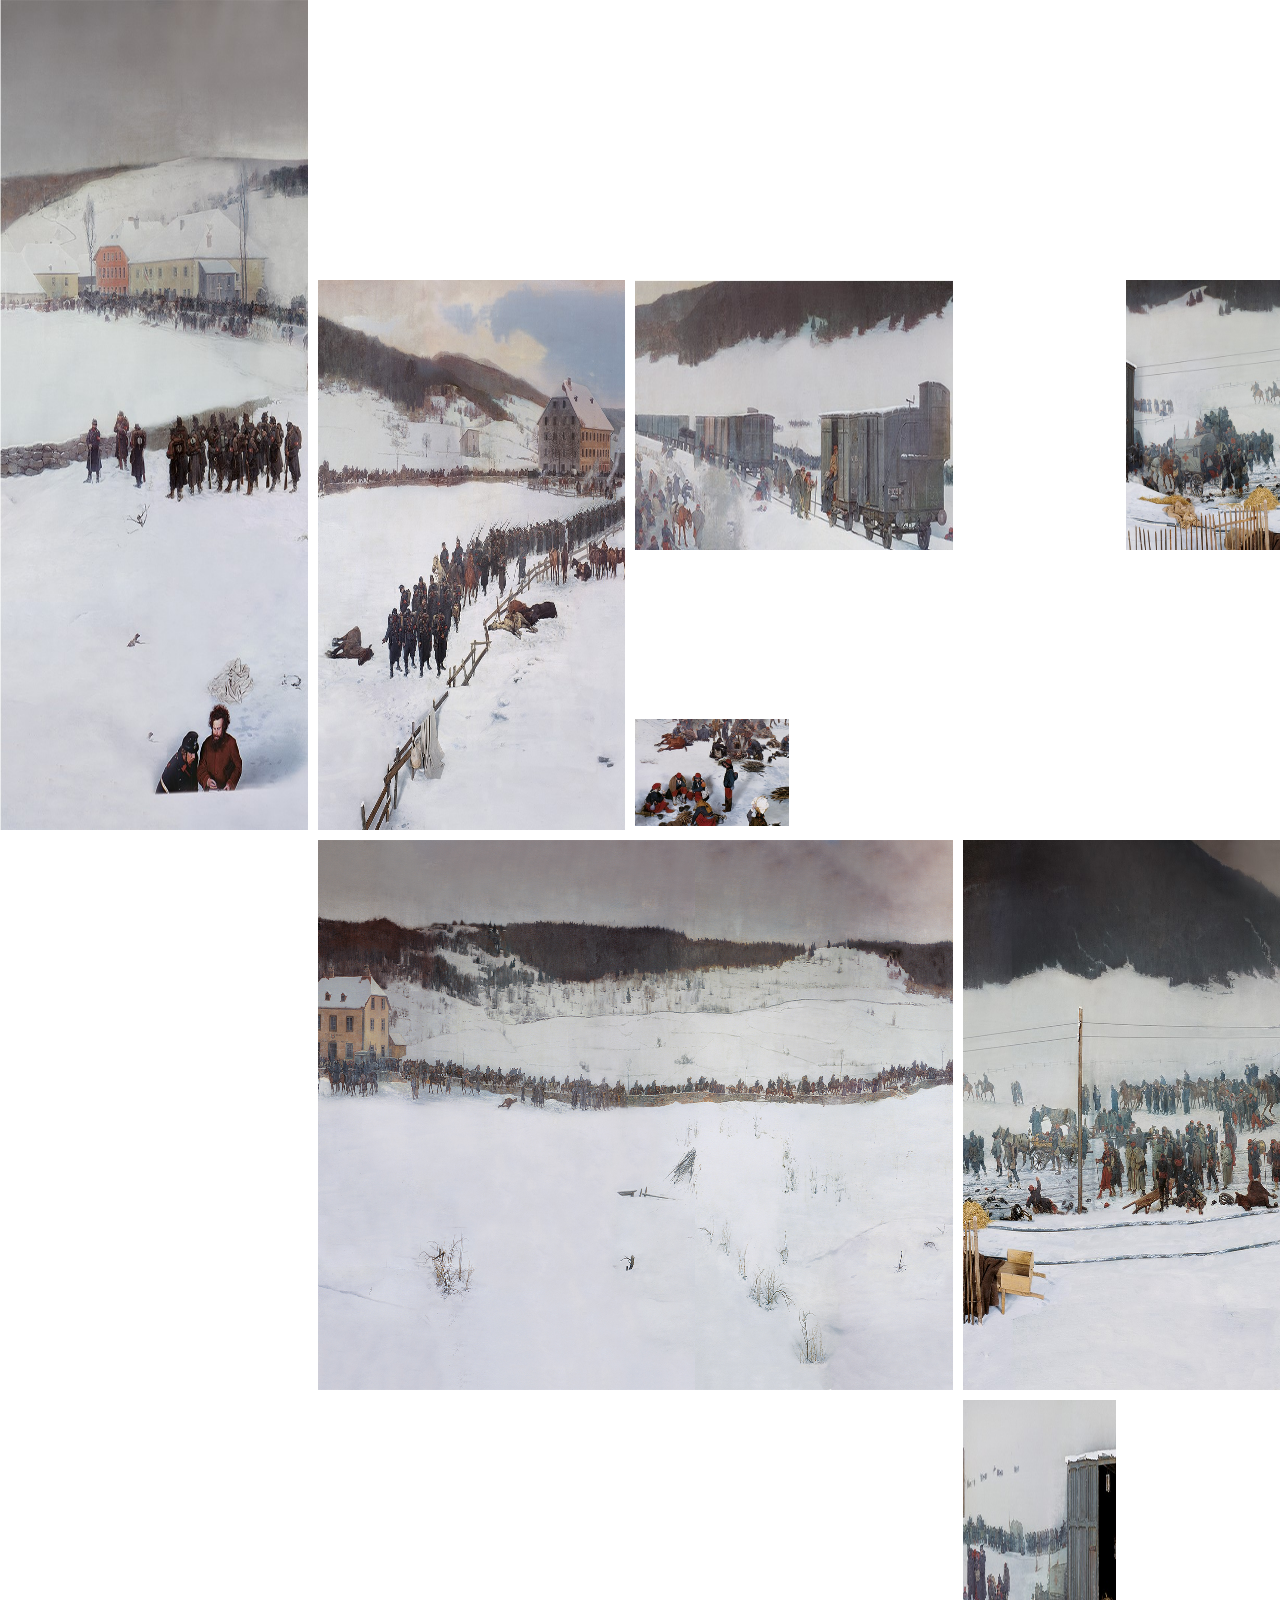
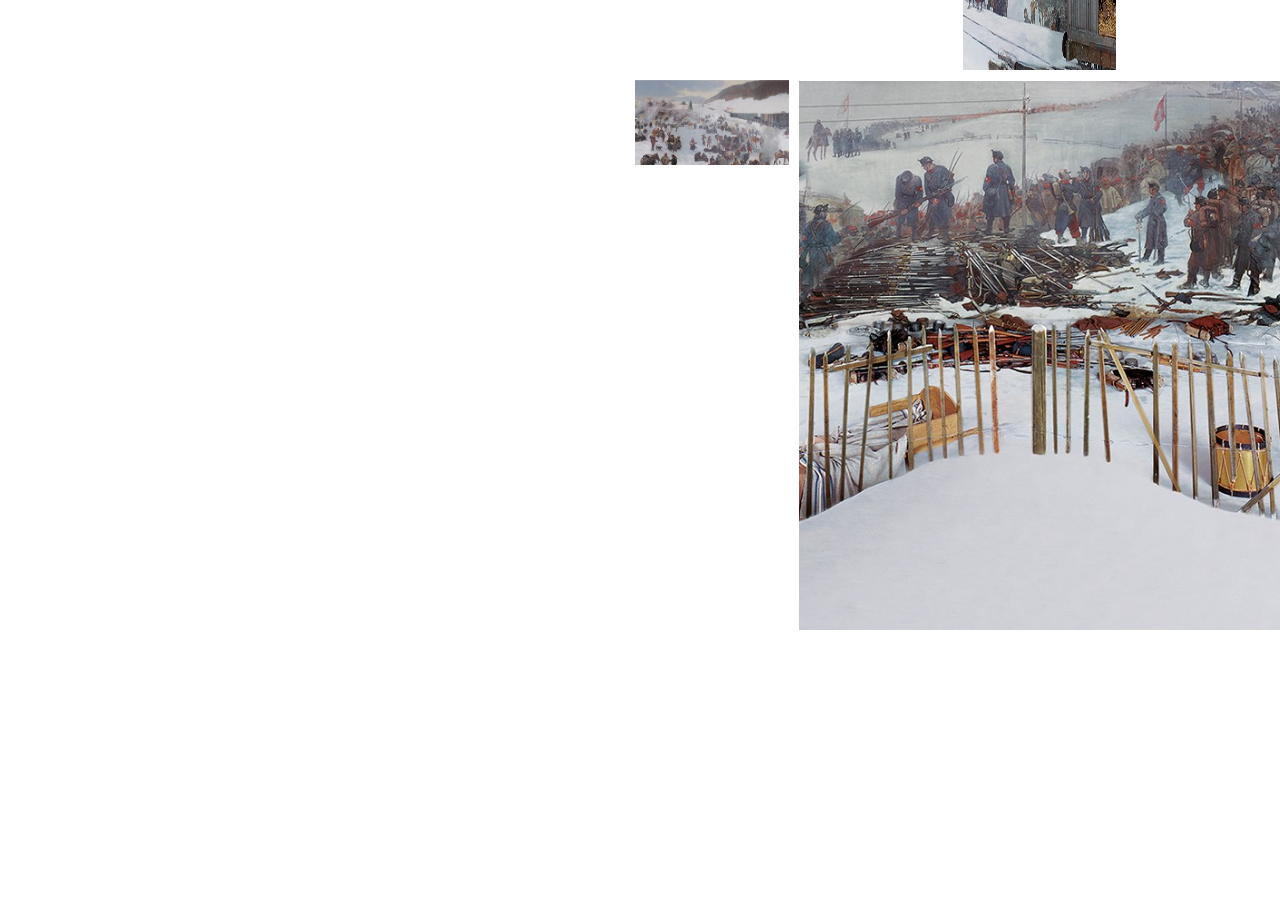
<file: index.html>
<!DOCTYPE html>
<html lang="en">
<head>
    <meta charset="UTF-8">
    <meta http-equiv="X-UA-Compatible" content="IE=edge">
    <meta name="viewport" content="width=device-width, initial-scale=1.0">
    <link rel="stylesheet" href="style.css">
    <title>Rasterübung</title>
</head>
<body>
    <div class="container">
        <div class="Desktop-Bilder0">
            <img src="/Bilder/Desktop/Unbenannt-0.jpg" alt="Desktop0" style="width: 100%;">
        </div>
        <div class="Desktop-Bilder1">
            <img src="/Bilder/Desktop/Unbenannt-1.jpg" alt="Desktop1">
        </div>
        <div class="Desktop-Bilder2">
            <img src="/Bilder/Desktop/Unbenannt-2.jpg" alt="Desktop2">
        </div>
        <div class="Desktop-Bilder3">
            <img src="/Bilder/Desktop/Unbenannt-3.jpg" alt="Desktop3">
        </div>
        <div class="Desktop-Bilder4">
            <img src="/Bilder/Desktop/Unbenannt-4.jpg" alt="Desktop4">
        </div>
        <div class="Desktop-Bilder5">
            <img src="/Bilder/Desktop/Unbenannt-5.jpg" alt="Desktop5">
        </div>
        <div class="Desktop-Bilder6">
            <img src="/Bilder/Desktop/Unbenannt-6.jpg" alt="Desktop6">
        </div>
        <div class="Desktop-Bilder7">
            <img src="/Bilder/Desktop/Unbenannt-7.jpg" alt="Desktop7">
        </div>
        <div class="Desktop-Bilder8">
            <img src="/Bilder/Desktop/Unbenannt-8.jpg" alt="Desktop8">
        </div>
        <div class="Desktop-Bilder9">
            <img src="/Bilder/Desktop/Unbenannt-9.jpg" alt="Desktop9">
        </div>
    
    </div>
</body>
</html>
</file>
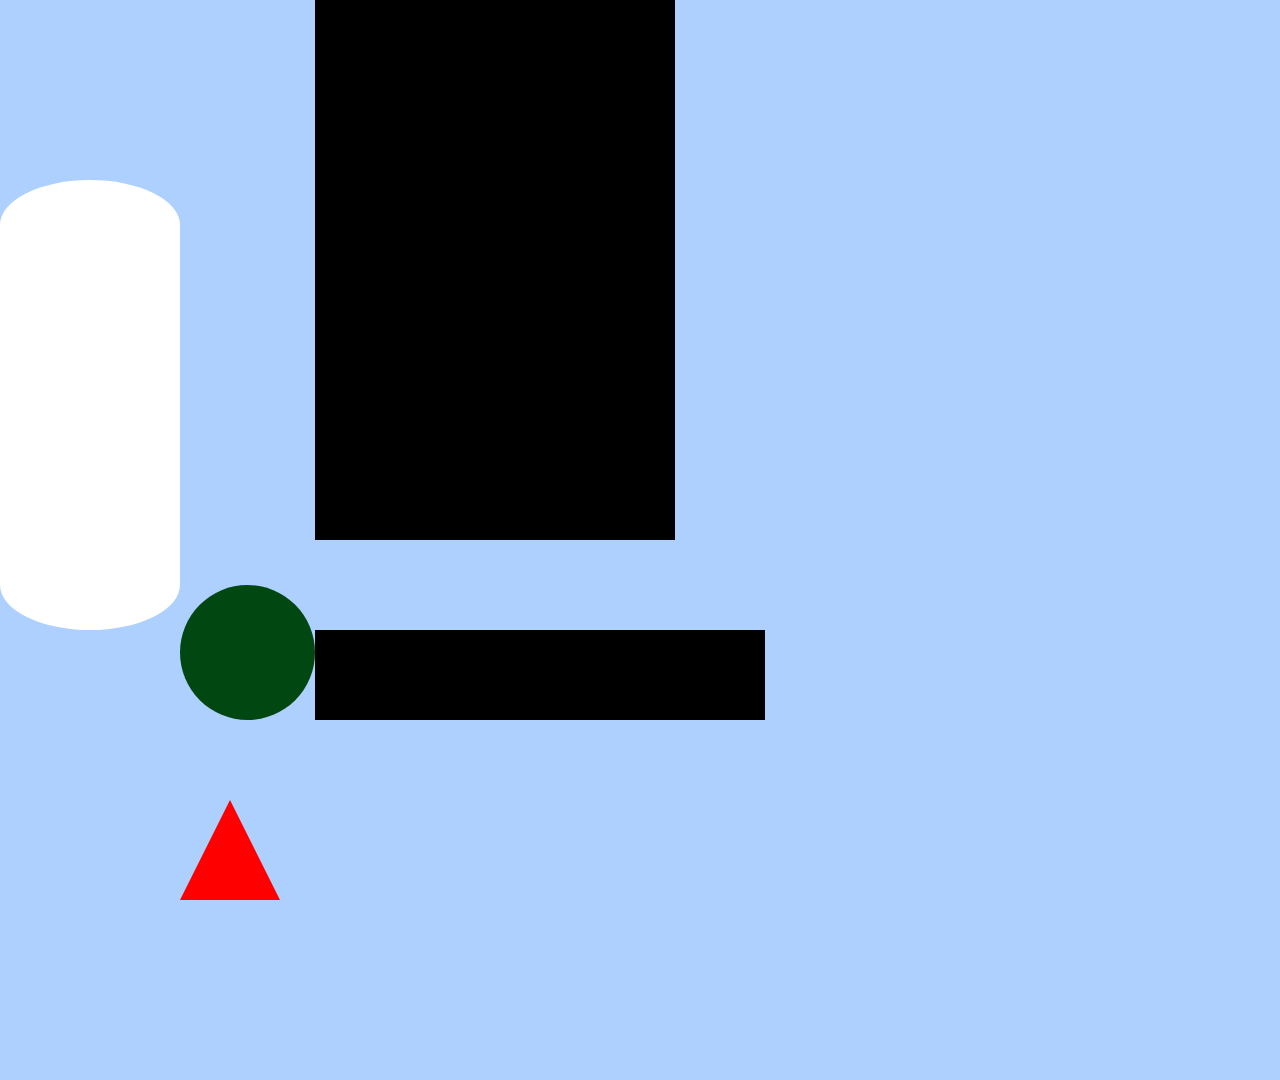
<file: Übung/index.html>
<!DOCTYPE html>
<html lang="en">
<head>
    <meta charset="UTF-8">
    <meta http-equiv="X-UA-Compatible" content="IE=edge">
    <meta name="viewport" content="width=device-width, initial-scale=1.0">
    <link rel="stylesheet" href="style.css">
    <title>Übung</title>
</head>
<body>
    <div class="item">
        <div class="Heft"></div>
        <div class="salz"></div>
        <div class="Kugel"></div>
        <div class="Handy"></div>
        <div class="Pyramide"></div>
    </div>
</body>
</html>
</file>
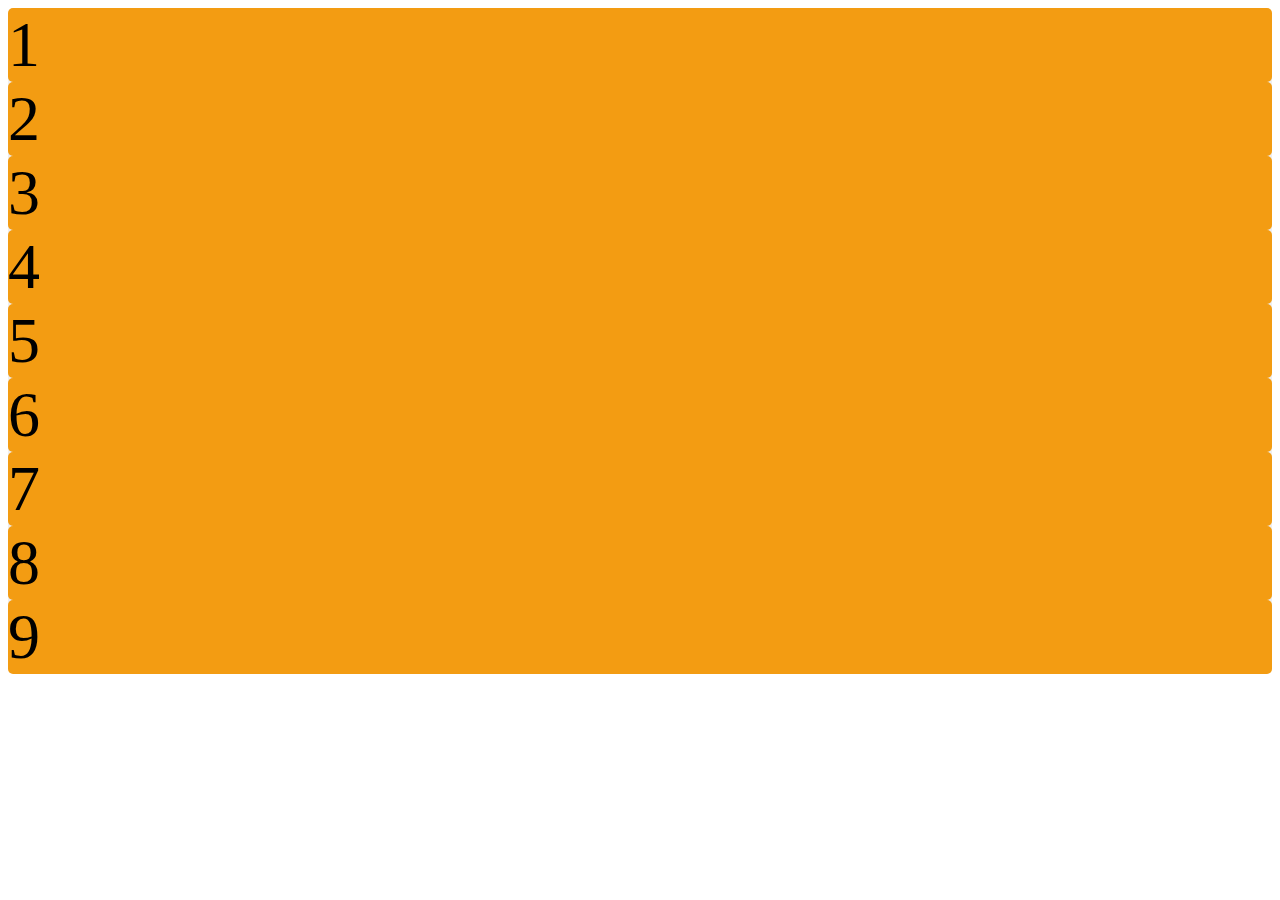
<file: Gordan-Github/Grid/index.html>
<!DOCTYPE html>
<html lang="en">

<head>
    <meta charset="UTF-8">
    <meta name="viewport" content="width=device-width, initial-scale=1.0">
    <title>Grid start</title>
    <link rel="stylesheet" type="text/css" href="./style.css">
    <script src="./main.js"></script>
</head>

<body>
    <div class="container">
        <div class="item item1">1</div>
        <div class="item item2">2</div>
        <div class="item item3">3</div>
        <div class="item item4">4</div>
        <div class="item item5">5</div>
        <div class="item item6">6</div>
        <div class="item item7">7</div>
        <div class="item item8">8</div>
        <div class="item item9">9</div>
    </div>
</body>
</html>
</file>
<file: style.css>
body {
    height: 100%;
    width: 100%;
    margin: 0;
    padding: 0;
}

.container {
    display: grid;
    grid-template-columns: 1fr 1fr 0.5fr 0.5fr 0.5fr 0.5fr;
    grid-template-rows: repeat(9, 30vh);
    grid-gap: 10px;
}

img {
    max-width: 100%;
}
.Desktop-Bilder0 img {
    height: 100%;
}
.Desktop-Bilder0 {
    grid-column-start: 1;
    grid-column-end: 2;
    grid-row-start: 1;
    grid-row-end: 4;
}
.Desktop-Bilder1 img {
    width: 1fr;
    height: 100%;
}
.Desktop-Bilder1 {
    grid-column: 2;
    grid-row-start: 2;
    grid-row-end: 4;
}
.Desktop-Bilder2 img {
    width: 100%;
    height: 100%;
}
.Desktop-Bilder2 {
    grid-column: 3;
    grid-column-end: 5;
    grid-row-start: 2;
    grid-row-end: 3;
}
.Desktop-Bilder3 img {
    width: 100%;
    height: 100%;
}
.Desktop-Bilder3 {
    grid-column-start: 6;
    grid-column-end: 7;
    grid-row-start: 2;
    grid-row-end: 3;
}
.Desktop-Bilder4 img {
    width: 100%;
    height: 100%;
}
.Desktop-Bilder4 {
    grid-column: 3;
    grid-row: 3;
    align-self: end;
}
.Desktop-Bilder5 img {
    width: 100%;
    height: 100%;
}
.Desktop-Bilder5 {
    grid-column-start: 2;
    grid-column-end: 5;
    grid-row-start: 4;
    grid-row-end: 6;
}
.Desktop-Bilder6 img {
    height: 100%;
}
.Desktop-Bilder6 {
    grid-column-start: 5;
    grid-column-end: 7;
    grid-row-start: 4;
    grid-row-end: 6;
}
.Desktop-Bilder7 img {
    width: 100%;
    height: 100%;
 
}
.Desktop-Bilder7 {
    grid-column: 5;
    grid-row-start: 6;
}
.Desktop-Bilder8 img {
    width: 100%;
}
.Desktop-Bilder8 {
    grid-column: 3;
    grid-row-start: 7;
    justify-self: center;
}
.Desktop-Bilder9 img {
    width: 100%;
    height: 100%;
    object-fit: cover;
}
.Desktop-Bilder9 {
    grid-column-start: 4;
    grid-column-end: 7;
    grid-row-start: 7;
    grid-row-end: 9;
}



/* mobile 3*/
@media all and (max-width:600px) {
    .container {
        display: grid;
        grid-template-columns: 1fr 1fr;
        grid-template-rows: repeat(18, 30vh);
        grid-gap: 10px;
    }

    img {
        width: 100%;
    }


    .Desktop-Bilder0 {
        grid-column-start: 1;
        grid-column-end: 3;
        grid-row-start: 1;
        grid-row-end: 4;
    }
    .Desktop-Bilder0 img {
        height: 100%;
    }

    .Desktop-Bilder1 {
        grid-column-start: 1;
        grid-column-end: 3;
        grid-row-start: 7;
        grid-row-end: 9;
    }

    .Desktop-Bilder2 {
        grid-column-start: 1;
        grid-column-end: 3;
        grid-row-start: 5;
        grid-row-end: 6;
    }

    .Desktop-Bilder3 {
        grid-column-start: 2;
        grid-column-end: 3;
        grid-row-start: 4;
        grid-row-end: 5;
    }
    .Desktop-Bilder3 img {
        height: 100%;
    }

    .Desktop-Bilder4 {
        grid-column-start: 1;
        grid-column-end: 2;
        grid-row-start: 9;
        grid-row-end: 10;
    }

    .Desktop-Bilder5 {
        grid-column-start: 1;
        grid-column-end: 3;
        grid-row-start: 10;
        grid-row-end: 12;
    }

    .Desktop-Bilder6 {
        grid-column-start: 1;
        grid-column-end: 3;
        grid-row-start: 14;
        grid-row-end: 16;
    }

    .Desktop-Bilder7 {
        grid-column: 1/2;
        grid-row-start: 16;
        grid-row-end: 17;
    }
  
    .Desktop-Bilder8 {
        grid-column-start: 2;
        grid-column-end: 3;
        grid-row-start: 13;
        grid-row-end: 14;
        align-self: end;
    }

    .Desktop-Bilder9 {
        grid-column-start: 1;
        grid-column-end: 3;
        grid-row-start: 17;
        grid-row-end: 19;
    }
}
</file>
<file: Übung/style.css>
body {
    background-color: rgb(173, 208, 255);
    margin: 0;
    padding: 0;
}

.item {
    display: grid;
    grid-template-columns: repeat(8, 1fr);
    grid-template-rows: repeat(6, 20vh);
}

.Heft {
    grid-column: 3/4;
    width: 40vh;
    height: 60vh;
    background: rgb(0, 0, 0);
}

.salz {
    grid-column: 1;
    grid-row: 2;
    justify-self: center;
    width: 20vh;
      height: 50vh;
      background: rgb(255, 255, 255);
      border-radius: 100px / 50px;
}

.Kugel {
    grid-column: 2;
    grid-row: 4;
    align-self: end;
    justify-self: start;
width: 15vh;
  height: 15vh;
  background: rgb(0, 71, 18);
  border-radius: 50%
}

.Handy {
    grid-column: 3;
    grid-row: 4;
    align-self: end;
    justify-self: end;
    width: 50vh;
    height: 10vh;
    background: rgb(0, 0, 0);
}

.Pyramide {
    grid-column: 2;
    grid-row: 5;
    align-self: end;  
      width: 0;
      height: 0;
      border-left: 50px solid transparent;
      border-right: 50px solid transparent;
      border-bottom: 100px solid red;
}
</file>
<file: Gordan-Github/Grid/style.css>
.container {
  background-color: #eee;
  border-radius: 10px;
}

.item {
    background-color:  #f39c12;
    border-radius: 5px;
    font-size: 4rem;
}

.hide {
    opacity: 0;
}

/* mobile */
@media all and (max-width:600px) {
   
}
</file>
